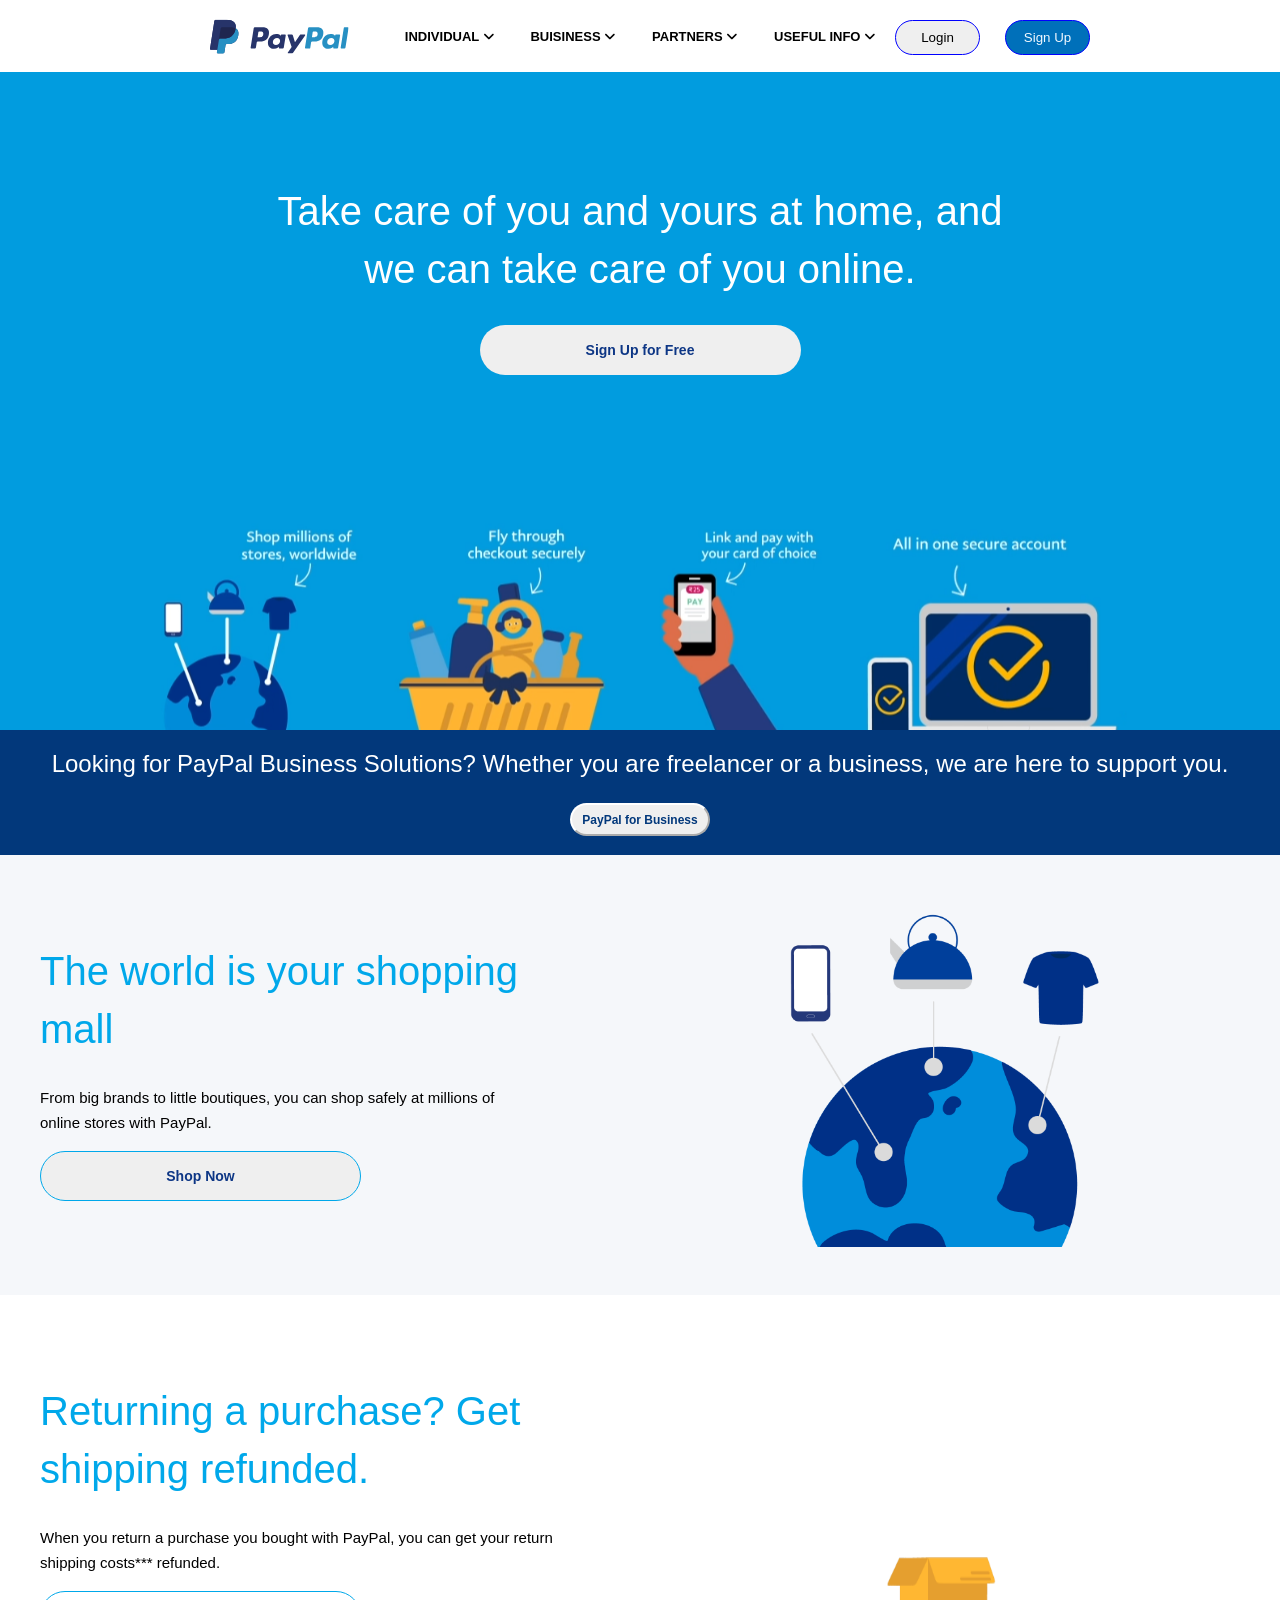
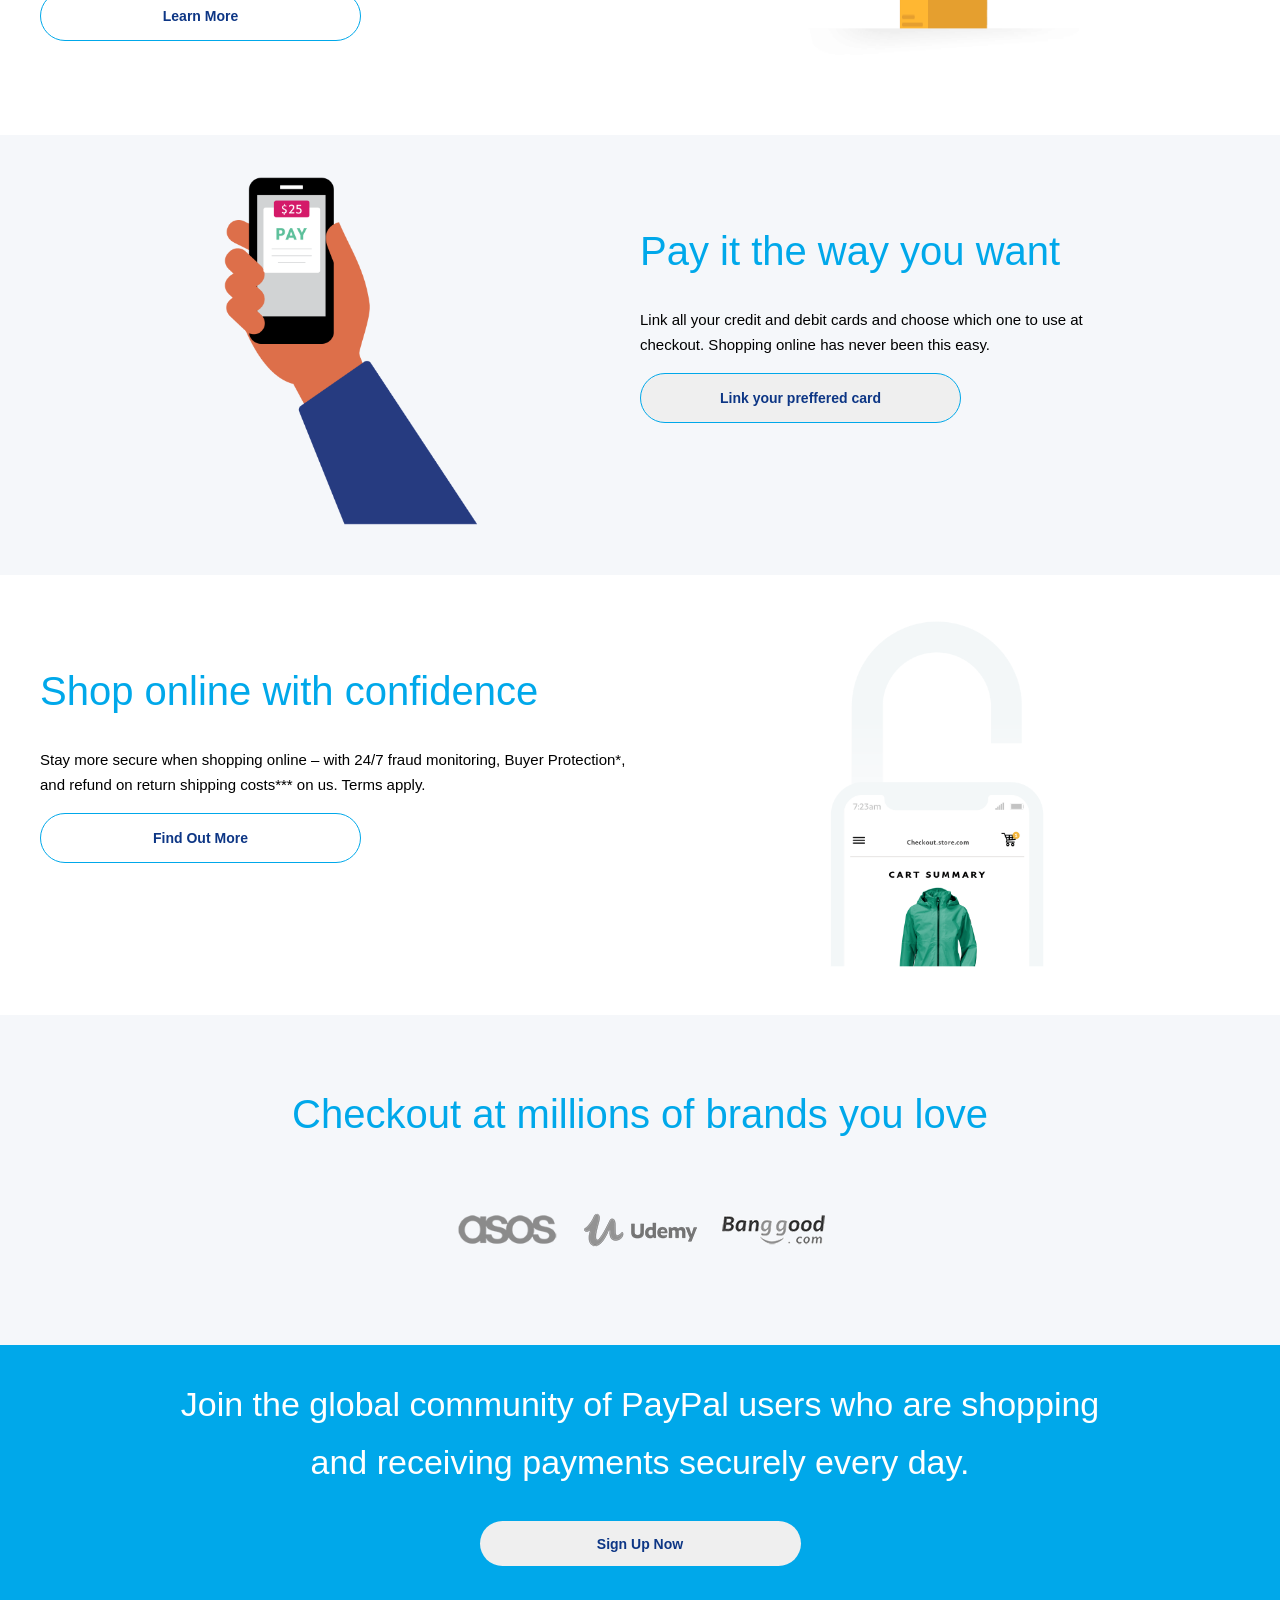
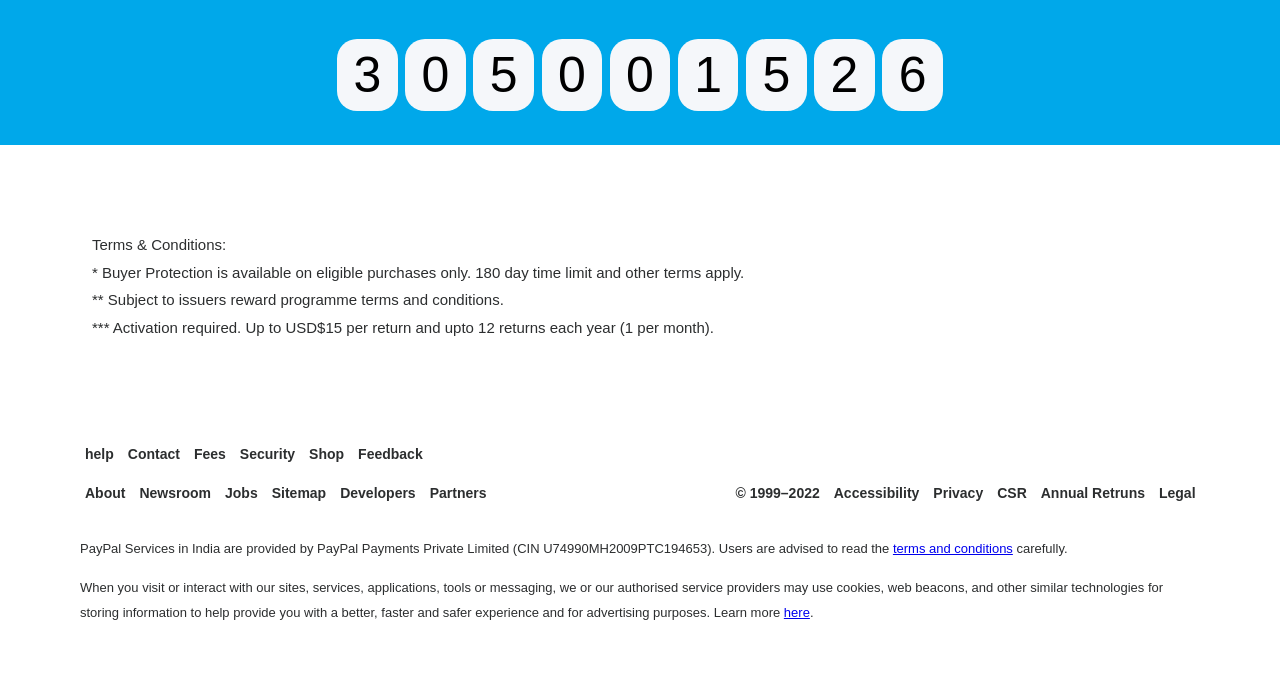
<file: index.html>
<!DOCTYPE html>
<html lang="en">
<head>
    <meta charset="UTF-8">
    <meta http-equiv="X-UA-Compatible" content="IE=edge">
    <meta name="viewport" content="width=device-width, initial-scale=1.0">
    <title>Document</title>
    <link rel="stylesheet" href="https://cdnjs.cloudflare.com/ajax/libs/font-awesome/6.1.1/css/all.min.css" integrity="sha512-KfkfwYDsLkIlwQp6LFnl8zNdLGxu9YAA1QvwINks4PhcElQSvqcyVLLD9aMhXd13uQjoXtEKNosOWaZqXgel0g==" crossorigin="anonymous" referrerpolicy="no-referrer" />
    <link rel="stylesheet" href="./Style.css">
</head>
<body>
    <div class="headerdiv">
      <div class="container">
       <img src="./Resources/Logo Paypal.svg" alt="Logo" class="Logo">
        <div class="innerdiv">
          <span>INDIVIDUAL <i class="fa-solid fa-angle-down"></i></span>
          <span>BUISINESS <i class="fa-solid fa-angle-down"></i></span>
          <span>PARTNERS <i class="fa-solid fa-angle-down"></i></span>
          <span>USEFUL INFO <i class="fa-solid fa-angle-down"></i></span>
        </div>
       <button class="button1">Login</button>
       <button class="button1" style="right:190px;background-color: #0070ba;color: aliceblue;">Sign Up</button> 
      </div>  
    </div>
    <div class="homediv">
       <div class="headinghome">
        <h1 class="h1">Take care of you and yours at home, and<br>we can take care of you online.</h1>
        <button class="button2">Sign Up for Free</button>
       </div>
    </div>
    <header class="header">
      <p style="margin: 0">Looking for PayPal Business Solutions? Whether you are freelancer or a business, we are here to support you.</p>
      <button class="button3">PayPal for Business</button>
    </header>
    <header style="background-color: #f5f7fa" class="header2">
      <div class="box1">
        <h1 class="h1" id="box1h1">The world is your shopping <br> mall</h1>
        <p class="para2">From big brands to little boutiques, you can shop safely at millions of <br> online stores with PayPal.</p>  
        <button class="button2" style="border: #00a8ea solid 1px">Shop Now</button>
      </div>
      <div class="box1" style="display: flex; justify-content: center">
         <img class="image1"  src="./Resources/shopping.png" alt="image">
      </div>
    </header>
    <header class="header2">
      <div class="box1">
        <h1 class="h1" id="box1h1">Returning a purchase? Get <br>shipping refunded.</h1>
        <p class="para2">When you return a purchase you bought with PayPal, you can get your return <br> shipping costs*** refunded.
        </p>  
        <button class="button2" style="border: #00a8ea solid 1px;background-color: white;">Learn More</button>
      </div>
      <div class="box1" style="display: flex; justify-content: center">
         <img class="image1"  src="./Resources/Dress-FreeReturnShipping.gif" alt="image">
      </div>
    </header>
    <header class="header2" style="background-color:#f5f7fa"  >  
      <div class="box1" style="display: flex; justify-content: center">
         <img class="image1"  src="./Resources/pay-v2.png" alt="image">
      </div>
      <div class="box1">
        <h1 class="h1" id="box1h1" >Pay it the way you want</h1>
        <p class="para2">Link all your credit and debit cards and choose which one to use at <br> checkout. Shopping online has never been this easy.
        </p>  
        <button class="button2" style="border: #00a8ea solid 1px">Link your preffered card</button>
      </div>
    </header>
    <header class="header2">
      <div class="box1">
        <h1 class="h1" id="box1h1">Shop online with confidence</h1>
        <p class="para2">Stay more secure when shopping online – with 24/7 fraud monitoring, Buyer Protection*, and refund on return shipping costs*** on us. Terms apply.
        </p> 
        <button class="button2" style="border: #00a8ea solid 1px;background-color: white">Find Out More</button>
      </div>
      <div class="box1" style="display: flex; justify-content: center">
         <img class="image1"  src="./Resources/confidence.png" alt="image">
      </div>
    </header>
    <header class="header2" id="header3">
      <div class="box2">
        <div class="box2div">
          <h1 class="h1" style="color: #00a8ea;margin-top: 10px;">Checkout at millions of brands you love</h1>
        </div>
        <div class="box2div1">
          <img src="./Resources/asos_v3a.png" alt="image" style="width: 114px;height: 33px">
          &nbsp;
          &nbsp;
          &nbsp;
          <img src="./Resources/udemy_v1.png" alt="image">
          &nbsp;
          &nbsp;
          &nbsp;
          <img src="./Resources/banggood_v1.png" alt="image">
        </div>
      </div>
    </header>
    <header class="header3">
      <div class="header3div">
        <div class="header3divdiv">
          <h1 class="h1" style="font-size:34px ;margin: 0;">Join the global community of PayPal users who are shopping<br>and receiving payments securely every day.</h1>
          <button class="button2" style="margin-top: 30px; height:45px;cursor: pointer;">Sign Up Now</button>
        </div>
      </div>
      <div class="header3div1">
         <div class="number">
            <div class="numberdiv">3</div>
            <div class="numberdiv">0</div>
            <div class="numberdiv">5</div>
            <div class="numberdiv">0</div>
            <div class="numberdiv">0</div>
            <div class="numberdiv">1</div>
            <div class="numberdiv">5</div>
            <div class="numberdiv">2</div>
            <div class="numberdiv">6</div>
         </div>
      </div>
    </header>
    <div class="containerdiv">
     <div class="containerdiv1">
      <p class="para2"style="margin: 2px ; color: #2c2e2f">Terms & Conditions:</p>
      <p class="para2"style="margin: 2px ; color: #2c2e2f">* Buyer Protection is available on eligible purchases only. 180 day time limit and other terms apply.</p>
      <p class="para2"style="margin: 2px ; color: #2c2e2f">** Subject to issuers reward programme terms and conditions.</p> 
      <p class="para2"style="margin: 2px ; color: #2c2e2f">*** Activation required. Up to USD$15 per return and upto 12 returns each year (1 per month).</p>
     </div> 
    </div>
    <header class="header4">
      <div class="header4div">
        <div class="div1">
            <a class="a" href="#">help</a>
            <a class="a" href="#">Contact</a>
            <a class="a" href="#">Fees</a>
            <a class="a" href="#">Security</a>
            <a class="a" href="#">Shop</a>
            <a class="a" href="#">Feedback</a>   
        </div>
        <div class="div2">
          <a class="a" href="#">About</a>
          <a class="a" href="#">Newsroom</a>
          <a class="a" href="#">Jobs</a>
          <a class="a" href="#">Sitemap</a>
          <a class="a" href="#">Developers</a>
          <a class="a" href="#">Partners</a>
          
          <a class="a" style="margin-left: 240px" href="#">© 1999–2022</a>
          <a class="a" href="#">Accessibility</a>
          <a class="a" href="#">Privacy</a>
          <a class="a" href="#">CSR</a>
          <a class="a" href="#">Annual Retruns</a>
          <a class="a" href="#">Legal</a>
        </div><div class="div3">
          <p class="para2" style="color:#2c2e2f;font-size: 13px;">PayPal Services in India are provided by PayPal Payments Private Limited (CIN U74990MH2009PTC194653).
             Users are advised to read the <a href="#">terms and conditions</a> carefully.</p>
          <p class="para2" style="color:#2c2e2f;font-size: 13px;">When you visit or interact with our sites, services, applications, tools or messaging,
             we or our authorised service providers may use cookies, web beacons,
             and other similar technologies for<br>storing information to help provide you with a better, 
            faster and safer experience and for advertising purposes. Learn more <a href="#">here</a>.</p>   
        </div>
      </div>
    </header> 
   
</body>
</html>
</file>
<file: Style.css>
body{
    margin: 0;
}
.headerdiv{
    width: 100%;
    height: 72px;
    display: flex;
    justify-content: center;
    position: fixed;
    background-color: white;
}
.container{
    width: 85%;
    height: 100%;
    display: flex;
    justify-content: center;
    
}
.Logo{
    height: 45px;
    width:139px;
    position: absolute;
    left: 210px;
    top: 14px;
}
.innerdiv{
    width: 50%;
    height: 100%;
    display: flex;
    justify-content: center;
    justify-content: space-evenly;
    align-items: center;
    font-family: Arial, Helvetica, sans-serif;
    font-size: small;
    font-weight: bold;

}

.button1{
    width: 85px;
    height: 35px;
    border-radius: 22px;
    position: absolute;
    top: 20px;
    right: 300px;
    border: blue solid 1px;
}
.button1:hover{
    cursor: pointer;
    background-color: transparent;
    border: blue solid 1px;

}
.homediv{
    background-image: url(./Resources/home\ image1.png);
    display: flex;
    justify-content: center;
    width: 100%;
    height: 730px;
    background-position: center;
    align-items: center;
}
.headinghome{
    width: 900px;
    height: 420px;
    text-align: center;
}
.h1{
    font-size: 40px ;
    font-family: Arial, Helvetica, sans-serif;
    color: white;
    line-height: 58px;
    font-weight: 100;
}
.button2{
    width: 321px;
    height: 50px;
    border-radius: 25px;
    border-style: hidden;
    color: #0d3685;
    font-size: 14px ;
    font-weight: bolder;
}
.header{
    width: 100%;
    height: 105px;
    margin: 0;
    background-color: #02387b;
    text-align: center;
    font-family: Arial, Helvetica, sans-serif;
    padding-top: 20px;
    color:#ffffff;
    font-size:  x-large;
}
.button3{
    width: 140px;
    height: 33px;
    border-radius: 22px;
    border-color:white;
    color: #02387b;
    font-size: 12px;
    font-weight: 700;
    margin-top: 25px;
}
.header2{
   margin: 0px;
   width: 100%;
   height: 440px;
   display: flex;
   justify-content: center;
   align-items: center;
}
.box1{
    width: 600px;
    height: 360px;
}
#box1h1{
    color: #00a8ea;
    padding-top: 20px;
}
.para2{
    color: black;
    font-size: 15px;
    font-family: Arial, Arial, Helvetica, sans-serif;
    line-height: 25.6px;
}
.image1{
    width: 352px;
    height: 352px;
}
#header3{
    height: 330px;
    background-color:#f5f7fa ;
}
.box2{
    width: 1120px;
    height: 210px; 
}
.box2div{
    width: 100%;
    height: 38%;
    text-align: center;
}
.box2div1{
    width: 100%;
    height: 62%;
    display: flex;
    justify-content: center;
    align-items: center;
}
.header3{
    margin: 0;
    background-color: #00a8ea;
    width: 100%;
    height: 400px;
}
.header3div{
    width: 100%;
    height: 65%;
    display: flex;
    justify-content: center;
    align-items: center;
    text-align: center;
}
.header3div1{
    width: 100%;
    height: 35%;
    display: flex;
    justify-content: center;
    align-items: center;
}
.header3divdiv{
    width: 935px;
    height: 200px;
}
.containerdiv{
    width: 100%;
    height: 300px;
    display: flex;
    justify-content: center;
    align-items: center;
}
.containerdiv1{
    width: 1100px;
    height: 130px;
}
.header4{
    width: 100%;
    height: 250px;
    display: flex;
    flex-direction: column;
    justify-items: center;
    align-items: center;
}
.header4div{
    width: 1190px;
    height: 195px;
    
}
.div1{
    width: 100%;
    height: 20%;
    padding-left: 35px;
    padding-right: 35px;
}
.div2{
    width: 100%;
    height: 20%;
    padding-left: 35px;
    padding-right: 35px;
}
.div3{
    width: 100%;
    height: 60%;
    padding-left: 35px;
    padding-right: 35px;
}
.a{
    color:#2c2e2f;
    margin: 5px;
    text-decoration: none;
    font-size: 14px;
    font-weight: 600;
    font-family: Arial, Helvetica, sans-serif;
}
.a:hover{
    text-decoration: underline;
}
.number{
    width: 606px;
    height: 72px;
    display: flex;
    justify-content: space-between;
}
.numberdiv{
    width: 10%;
    height: 100%;
    border-radius: 20px;
    background-color: #f5f7fa;
    font-size: 50px;
    font-family: Arial, Helvetica, sans-serif;
    display: flex;
    justify-content: center;
    align-items: center;
}
</file>
